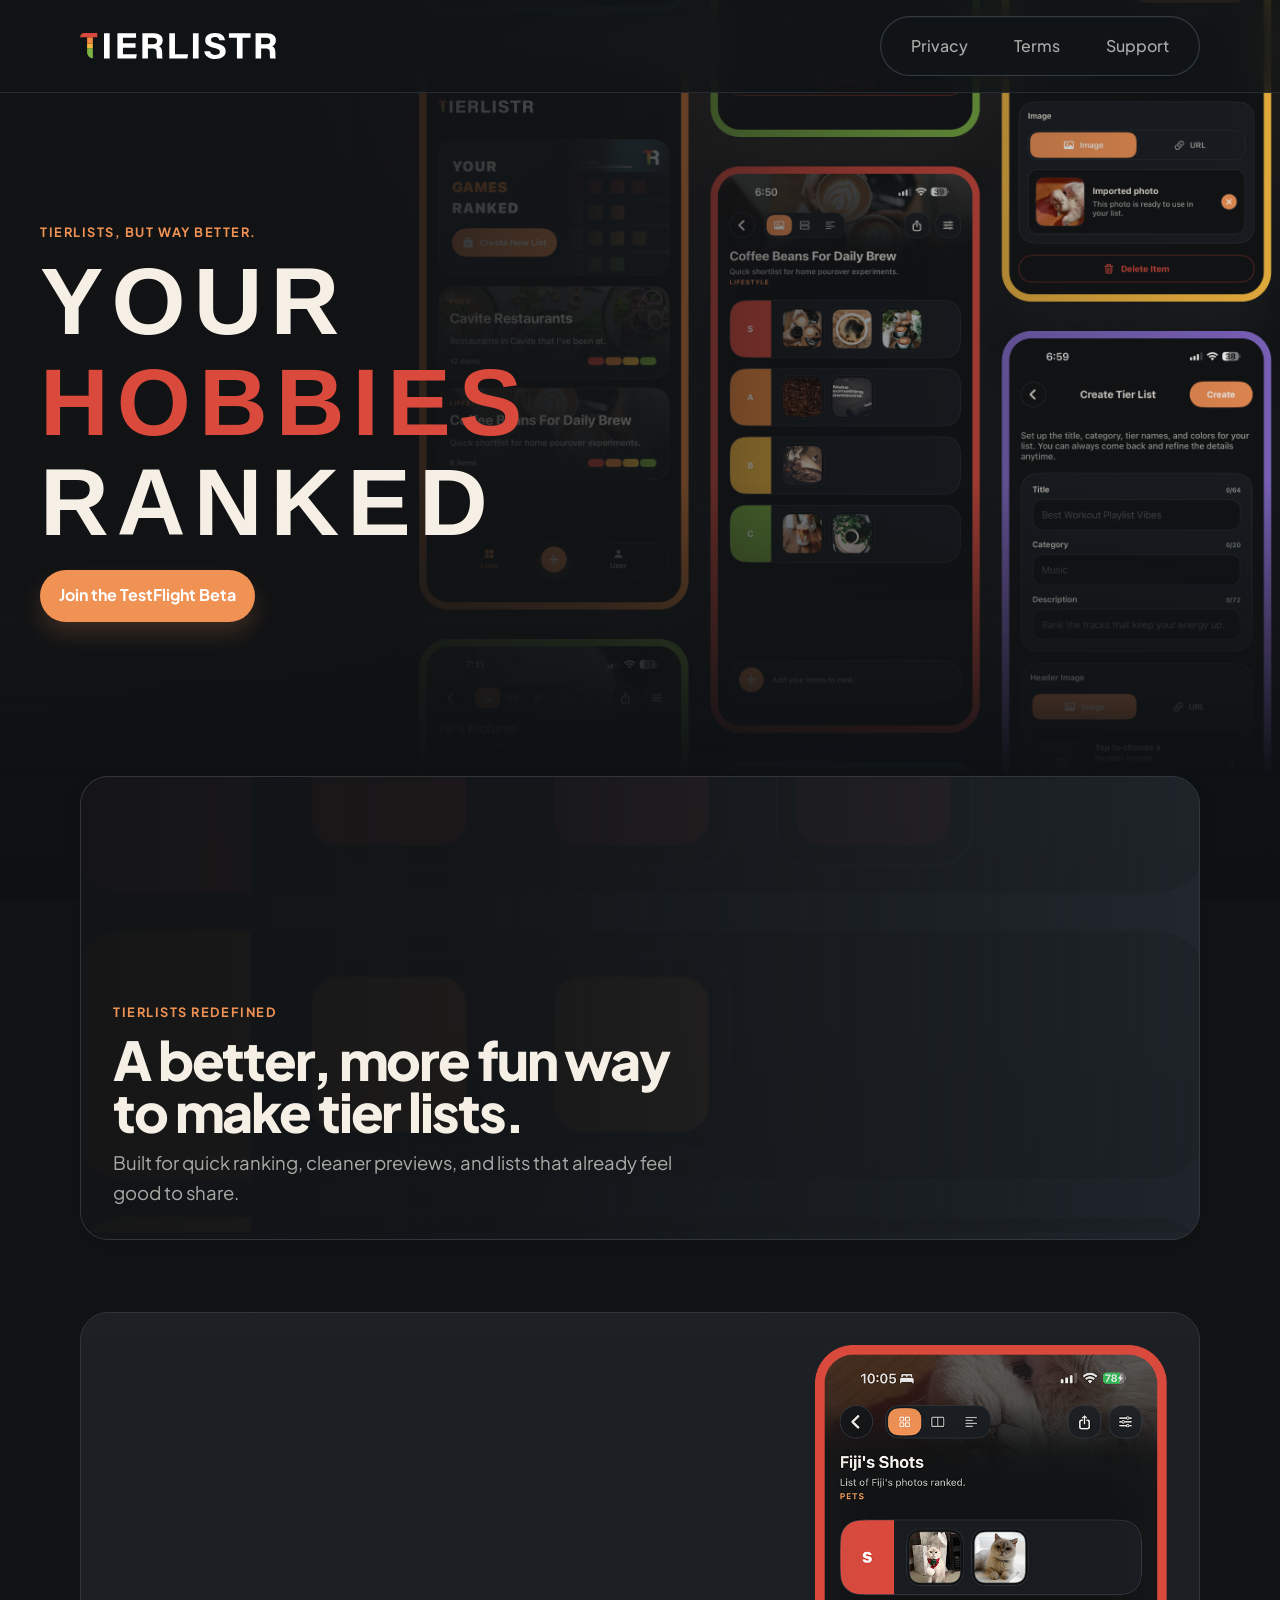
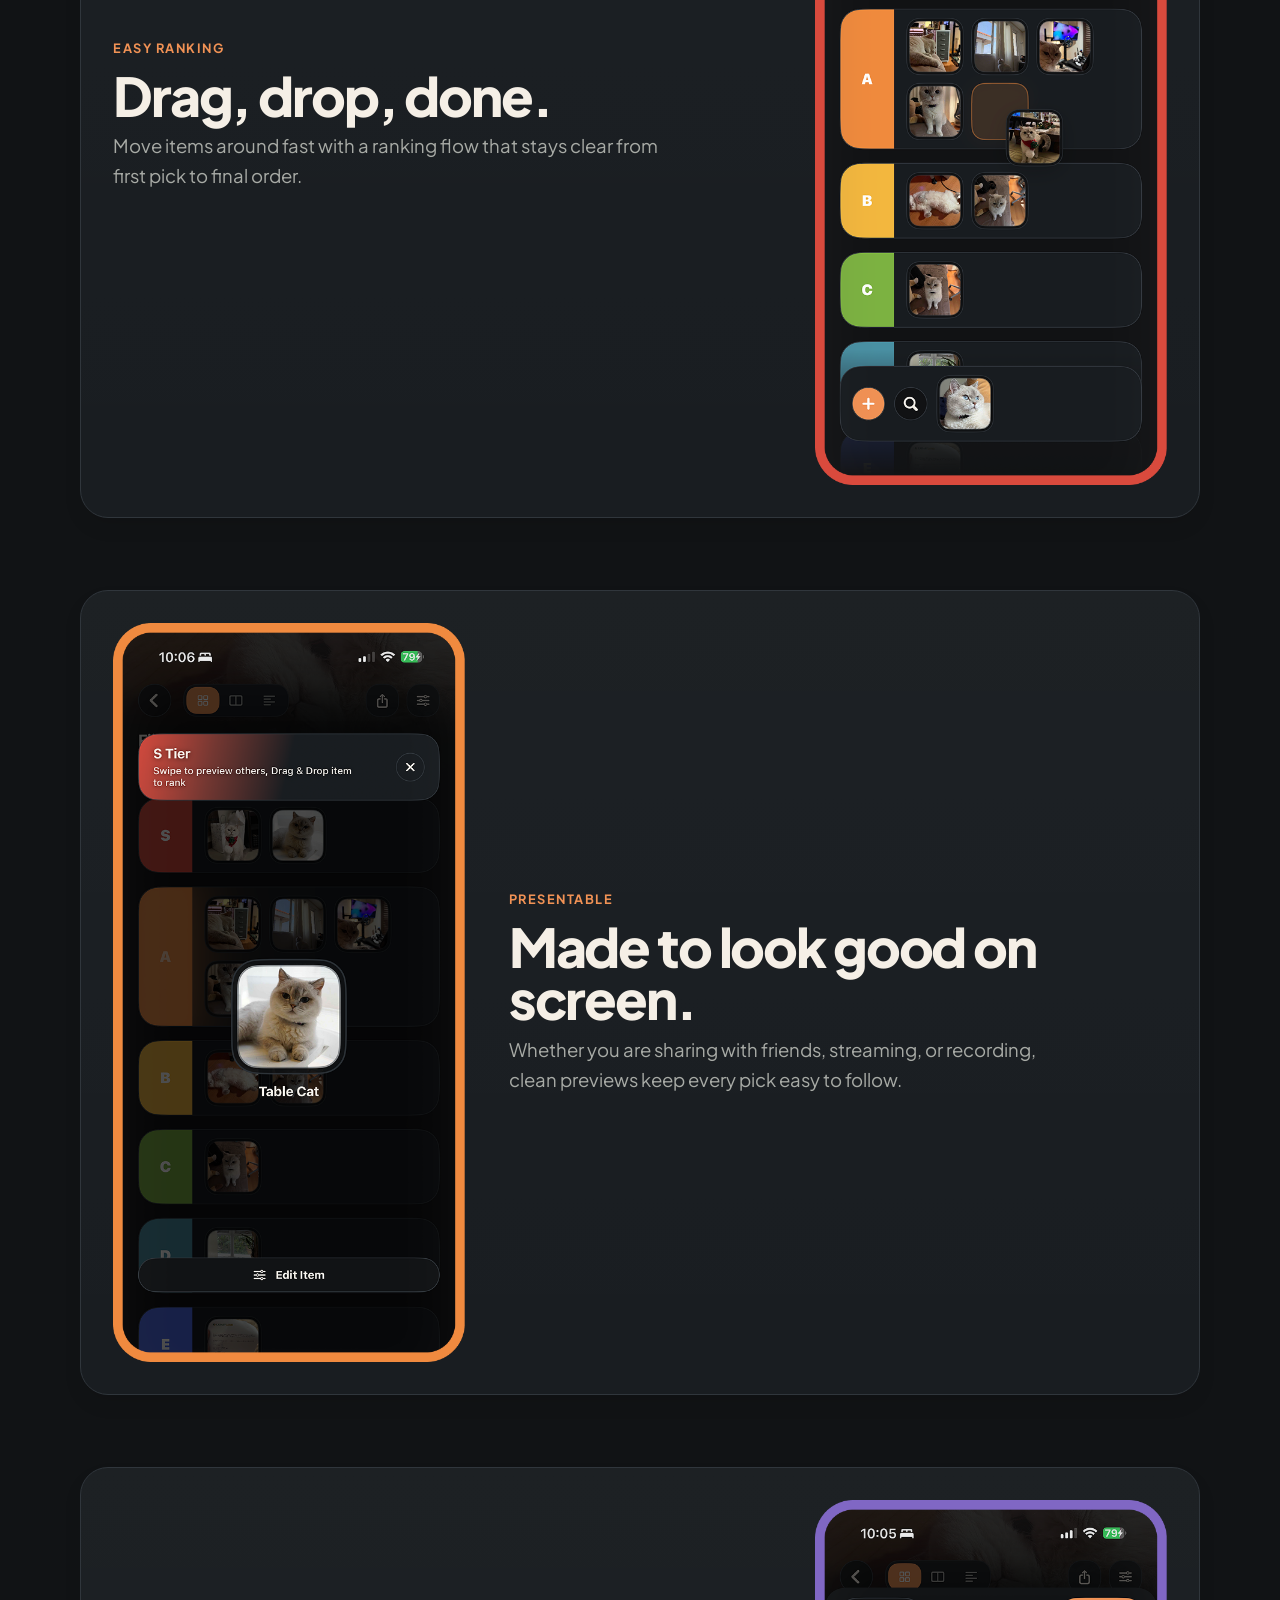
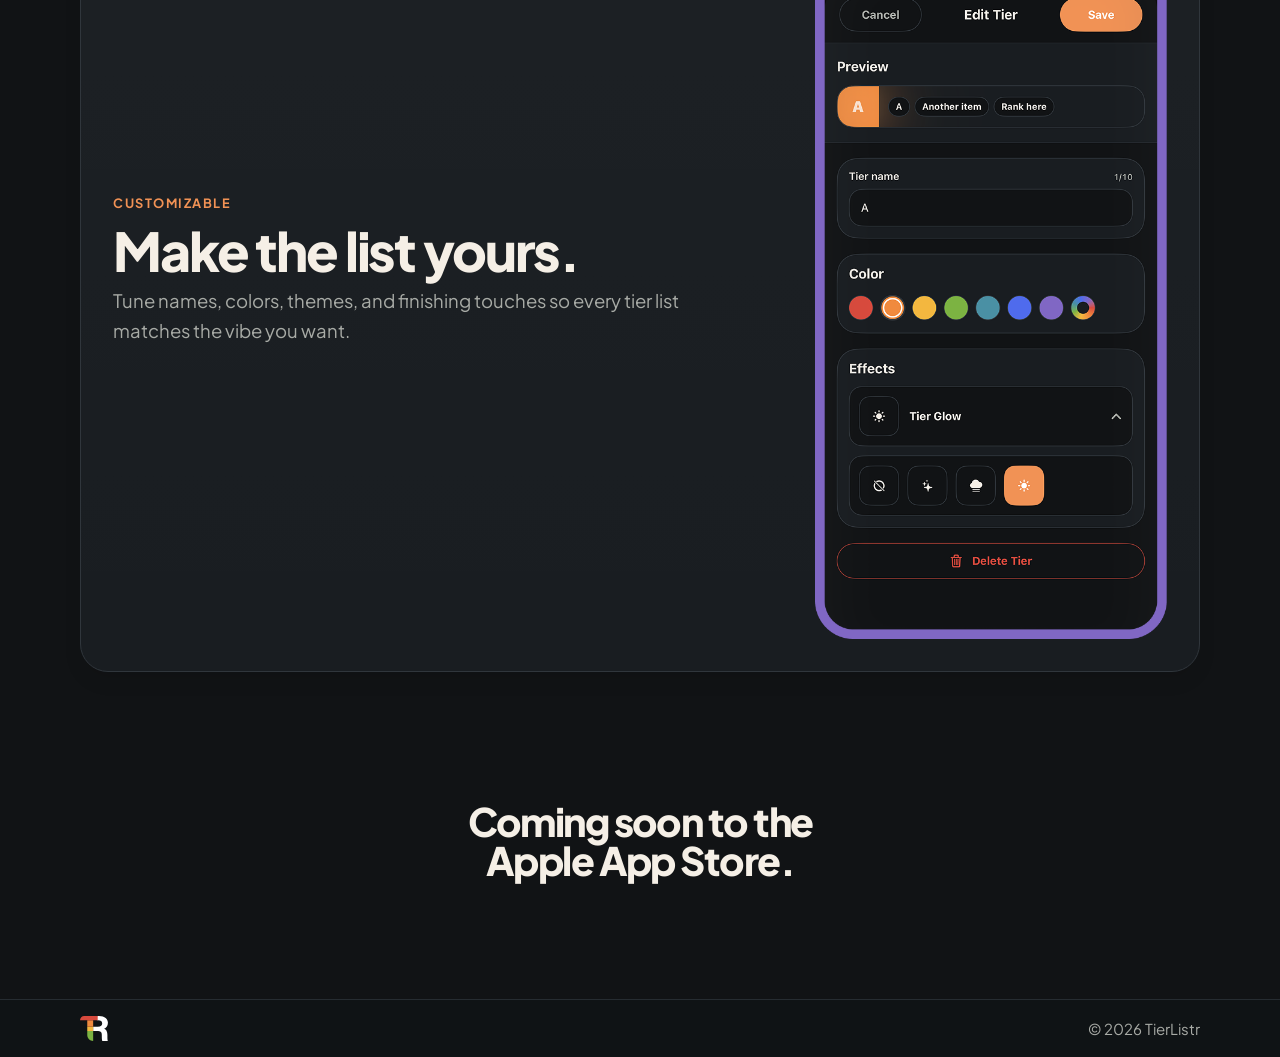
<file: index.html>
<!DOCTYPE html>
<html lang="en">
  <head>
    <meta charset="utf-8">
    <meta name="viewport" content="width=device-width, initial-scale=1">
    <title>TierListr | Your Anything Ranked.</title>
    <meta
      name="description"
      content="TierListr is a polished iPhone app for creating, organizing, and sharing beautiful tier lists."
    >
    <meta name="theme-color" content="#111315">
    <meta property="og:type" content="website">
    <meta property="og:site_name" content="TierListr">
    <meta property="og:title" content="TierListr | Your Anything Ranked.">
    <meta
      property="og:description"
      content="TierListr is a polished iPhone app for creating, organizing, and sharing beautiful tier lists."
    >
    <meta property="og:url" content="https://julesian.github.io/TierListr-Web/">
    <meta property="og:image" content="https://julesian.github.io/TierListr-Web/assets/images/app/img_og_thumbnail.png">
    <meta property="og:image:secure_url" content="https://julesian.github.io/TierListr-Web/assets/images/app/img_og_thumbnail.png">
    <meta property="og:image:type" content="image/png">
    <meta property="og:image:width" content="1200">
    <meta property="og:image:height" content="630">
    <meta
      property="og:image:alt"
      content="TierListr preview showing polished tier-list screens on iPhone."
    >
    <meta name="twitter:card" content="summary_large_image">
    <meta name="twitter:title" content="TierListr | Your Anything Ranked.">
    <meta
      name="twitter:description"
      content="TierListr is a polished iPhone app for creating, organizing, and sharing beautiful tier lists."
    >
    <meta name="twitter:image" content="https://julesian.github.io/TierListr-Web/assets/images/app/img_og_thumbnail.png">
    <link rel="preconnect" href="https://fonts.googleapis.com">
    <link rel="preconnect" href="https://fonts.gstatic.com" crossorigin>
    <link
      href="https://fonts.googleapis.com/css2?family=Plus+Jakarta+Sans:wght@400;500;600;700;800&display=swap"
      rel="stylesheet"
    >
    <link rel="icon" href="assets/images/favicon-light.svg" media="(prefers-color-scheme: light)" type="image/svg+xml">
    <link rel="icon" href="assets/images/favicon-dark.svg" media="(prefers-color-scheme: dark)" type="image/svg+xml">
    <link rel="icon" href="assets/images/favicon.svg" type="image/svg+xml">
    <link rel="stylesheet" href="assets/css/styles.css">
    <script src="assets/js/site-header.js" defer></script>
    <script src="assets/js/hero-rotator.js" defer></script>
    <script src="assets/js/section-motion.js" defer></script>
  </head>
  <body>
    <div class="page-glow" aria-hidden="true"></div>
    <header class="site-header">
      <div class="wrap header-shell">
        <a class="brand" href="./" aria-label="TierListr home">
          <img
            class="brand-lockup"
            src="assets/brand/icon_logo_text_light.svg"
            alt="TierListr"
          >
        </a>
        <nav class="site-nav" aria-label="Primary navigation">
          <a href="privacy/">Privacy</a>
          <a href="terms/">Terms</a>
          <a href="support/">Support</a>
        </nav>
      </div>
    </header>

    <main>
      <section class="hero section">
        <div class="hero-backdrop" aria-hidden="true">
          <img
            src="assets/images/app/img_app_screenshots.png"
            alt=""
          >
        </div>
        <div class="wrap hero-wrap hero-grid">
          <div class="hero-copy">
            <p class="app-meta hero-kicker">TIERLISTS, BUT WAY BETTER.</p>
            <div class="hero-title-block" aria-hidden="true">
              <span class="hero-line hero-line-static">YOUR</span>
              <div class="hero-rotator">
                <div class="hero-rotator-track" data-hero-rotator>
                  <span class="hero-word hero-word-s">HOBBIES</span>
                  <span class="hero-word hero-word-a">GAMES</span>
                  <span class="hero-word hero-word-b">RECIPES</span>
                  <span class="hero-word hero-word-c">FOOD</span>
                  <span class="hero-word hero-word-d">MOVIES</span>
                  <span class="hero-word hero-word-e">BOOKS</span>
                  <span class="hero-word hero-word-f">COFFEE</span>
                  <span class="hero-word hero-word-premium">PICKS</span>
                  <span class="hero-word hero-word-s">HOBBIES</span>
                </div>
              </div>
              <span class="hero-line hero-line-static">RANKED</span>
            </div>
            <p class="visually-hidden">YOUR HOBBIES RANKED</p>
            <div class="hero-actions">
              <a
                class="button button-primary"
                href="https://testflight.apple.com/join/7qBvtRuj"
                target="_blank"
                rel="noopener noreferrer"
                aria-label="Join the TierListr beta on TestFlight"
              >
                Join the TestFlight Beta
              </a>
            </div>
          </div>
        </div>
      </section>

      <section class="section feature-intro-section">
        <div class="wrap">
          <article class="feature-intro-panel card elevated">
            <div class="feature-intro-art" data-reveal data-parallax>
              <img
                src="assets/images/img_list_headline_dark.png"
                alt="TierListr artwork used as a subtle background accent"
              >
            </div>
            <div class="feature-panel-copy reveal-sequence" data-reveal>
              <p class="app-meta">TIERLISTS REDEFINED</p>
              <h2 class="feature-panel-title">A better, more fun way to make tier lists.</h2>
              <p class="feature-panel-body">
                Built for quick ranking, cleaner previews, and lists that already feel good to share.
              </p>
            </div>
          </article>
        </div>
      </section>

      <section class="section feature-story-section">
        <div class="wrap">
          <article class="feature-story-panel card">
            <div class="feature-panel-copy reveal-sequence" data-reveal>
              <p class="app-meta">EASY RANKING</p>
              <h2 class="feature-panel-title">Drag, drop, done.</h2>
              <p class="feature-panel-body">
                Move items around fast with a ranking flow that stays clear from first pick to final order.
              </p>
            </div>
            <div class="feature-panel-media reveal-surface" data-reveal>
              <img
                src="assets/images/app/img_drag_drop.png"
                alt="TierListr showing the drag and drop ranking flow"
              >
            </div>
          </article>
        </div>
      </section>

      <section class="section feature-story-section">
        <div class="wrap">
          <article class="feature-story-panel feature-story-panel-reverse card">
            <div class="feature-panel-copy reveal-sequence" data-reveal>
              <p class="app-meta">PRESENTABLE</p>
              <h2 class="feature-panel-title">Made to look good on screen.</h2>
              <p class="feature-panel-body">
                Whether you are sharing with friends, streaming, or recording, clean previews keep every pick easy to follow.
              </p>
            </div>
            <div class="feature-panel-media reveal-surface" data-reveal>
              <img
                src="assets/images/app/img_preview.png"
                alt="TierListr showing presentation-ready list previews"
              >
            </div>
          </article>
        </div>
      </section>

      <section class="section feature-story-section">
        <div class="wrap">
          <article class="feature-story-panel card">
            <div class="feature-panel-copy reveal-sequence" data-reveal>
              <p class="app-meta">CUSTOMIZABLE</p>
              <h2 class="feature-panel-title">Make the list yours.</h2>
              <p class="feature-panel-body">
                Tune names, colors, themes, and finishing touches so every tier list matches the vibe you want.
              </p>
            </div>
            <div class="feature-panel-media reveal-surface" data-reveal>
              <img
                src="assets/images/app/img_customizable.png"
                alt="TierListr showing customization options"
              >
            </div>
          </article>
        </div>
      </section>

      <section class="section hero-floating-note-section hero-floating-note-section-end">
        <div class="wrap">
          <div class="hero-floating-note reveal-sequence" data-reveal>
            <h2 class="feature-panel-title">Coming soon to the Apple App Store.</h2>
          </div>
        </div>
      </section>
    </main>

    <footer class="site-footer">
      <div class="wrap footer-shell">
        <div class="footer-signoff">
          <a class="footer-brand" href="./" aria-label="TierListr home">
            <img
              class="footer-lockup"
              src="assets/brand/icon_logo_light.svg"
              alt="TierListr"
            >
          </a>
          <span class="footer-meta">© 2026 TierListr</span>
        </div>
      </div>
    </footer>
  </body>
</html>
</file>
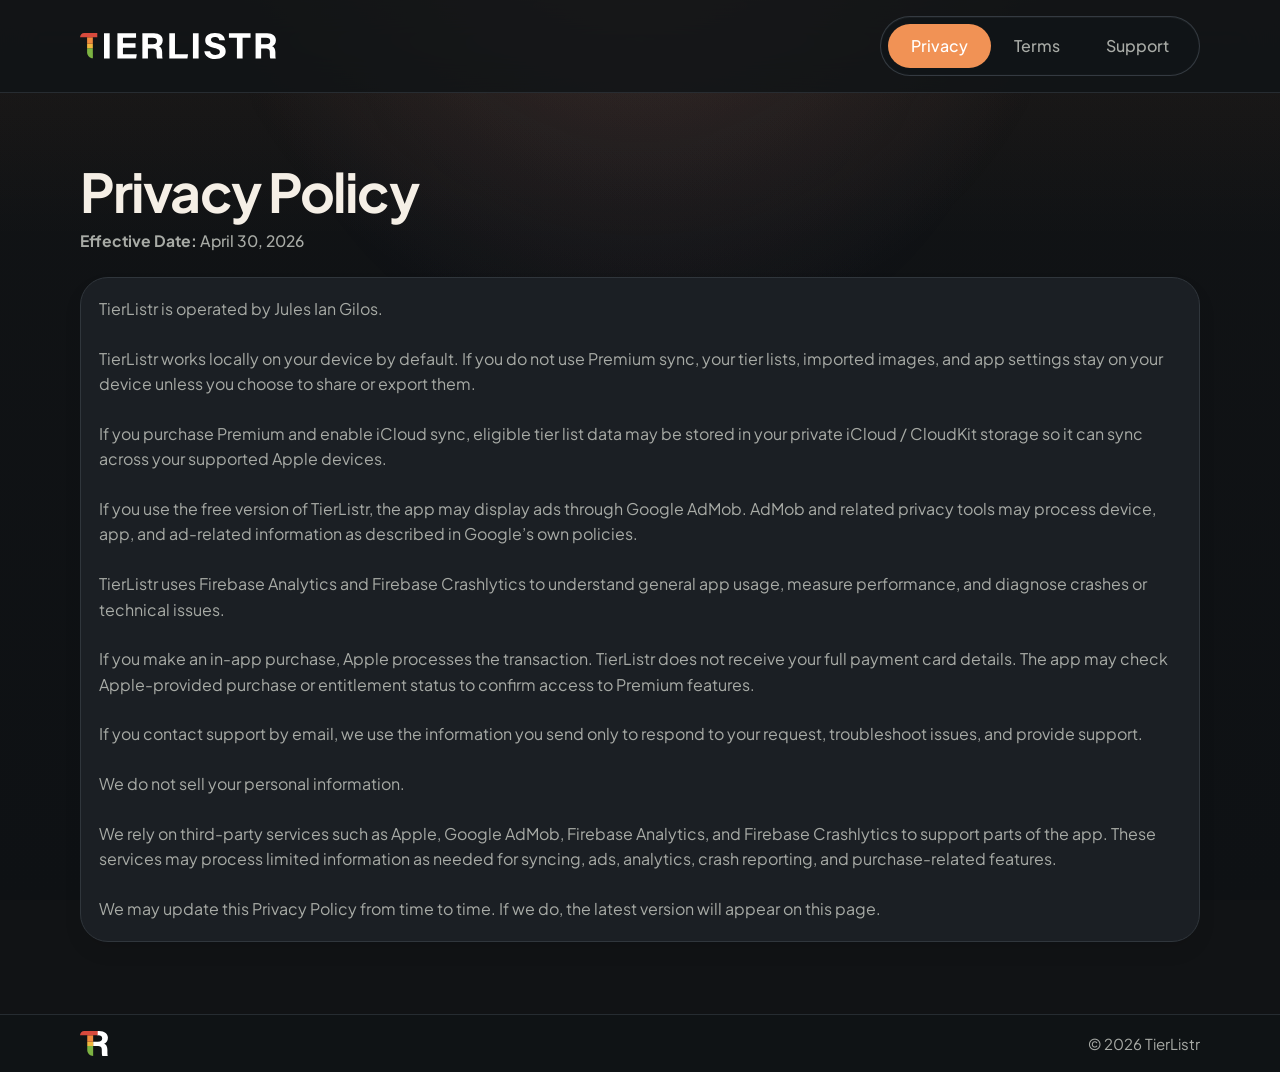
<file: privacy/index.html>
<!DOCTYPE html>
<html lang="en">
  <head>
    <meta charset="utf-8">
    <meta name="viewport" content="width=device-width, initial-scale=1">
    <title>TierListr Privacy Policy</title>
    <meta
      name="description"
      content="Privacy policy for TierListr, the iPhone app for creating and sharing tier lists."
    >
    <meta name="theme-color" content="#111315">
    <meta property="og:type" content="website">
    <meta property="og:site_name" content="TierListr">
    <meta property="og:title" content="TierListr Privacy Policy">
    <meta
      property="og:description"
      content="Privacy policy for TierListr, the iPhone app for creating and sharing tier lists."
    >
    <meta property="og:url" content="https://julesian.github.io/TierListr-Web/privacy/">
    <meta property="og:image" content="https://julesian.github.io/TierListr-Web/assets/images/app/img_og_thumbnail.png">
    <meta property="og:image:secure_url" content="https://julesian.github.io/TierListr-Web/assets/images/app/img_og_thumbnail.png">
    <meta property="og:image:type" content="image/png">
    <meta property="og:image:width" content="1200">
    <meta property="og:image:height" content="630">
    <meta
      property="og:image:alt"
      content="TierListr preview showing polished tier-list screens on iPhone."
    >
    <meta name="twitter:card" content="summary_large_image">
    <meta name="twitter:title" content="TierListr Privacy Policy">
    <meta
      name="twitter:description"
      content="Privacy policy for TierListr, the iPhone app for creating and sharing tier lists."
    >
    <meta name="twitter:image" content="https://julesian.github.io/TierListr-Web/assets/images/app/img_og_thumbnail.png">
    <link rel="preconnect" href="https://fonts.googleapis.com">
    <link rel="preconnect" href="https://fonts.gstatic.com" crossorigin>
    <link
      href="https://fonts.googleapis.com/css2?family=Plus+Jakarta+Sans:wght@400;500;600;700;800&display=swap"
      rel="stylesheet"
    >
    <link rel="icon" href="../assets/images/favicon-light.svg" media="(prefers-color-scheme: light)" type="image/svg+xml">
    <link rel="icon" href="../assets/images/favicon-dark.svg" media="(prefers-color-scheme: dark)" type="image/svg+xml">
    <link rel="icon" href="../assets/images/favicon.svg" type="image/svg+xml">
    <link rel="stylesheet" href="../assets/css/styles.css">
    <script src="../assets/js/site-header.js" defer></script>
  </head>
  <body>
    <div class="page-glow" aria-hidden="true"></div>
    <header class="site-header">
      <div class="wrap header-shell">
        <a class="brand" href="../" aria-label="TierListr home">
          <img
            class="brand-lockup"
            src="../assets/brand/icon_logo_text_light.svg"
            alt="TierListr"
          >
        </a>
        <nav class="site-nav" aria-label="Primary navigation">
          <a href="./" aria-current="page">Privacy</a>
          <a href="../terms/">Terms</a>
          <a href="../support/">Support</a>
        </nav>
      </div>
    </header>

    <main class="section content-page">
      <div class="wrap content-page-shell">
        <header class="content-page-header">
          <h1 class="content-page-title">Privacy Policy</h1>
          <p class="content-page-meta"><strong>Effective Date:</strong> April 30, 2026</p>
        </header>

        <div class="content-card-stack">
          <section class="content-card">
            <div class="content-card-copy">
              <p class="content-card-body">TierListr is operated by Jules Ian Gilos.</p>
              <p class="content-card-body">
                TierListr works locally on your device by default. If you do not use Premium sync,
                your tier lists, imported images, and app settings stay on your device unless you
                choose to share or export them.
              </p>
              <p class="content-card-body">
                If you purchase Premium and enable iCloud sync, eligible tier list data may be
                stored in your private iCloud / CloudKit storage so it can sync across your
                supported Apple devices.
              </p>
              <p class="content-card-body">
                If you use the free version of TierListr, the app may display ads through Google
                AdMob. AdMob and related privacy tools may process device, app, and ad-related
                information as described in Google’s own policies.
              </p>
              <p class="content-card-body">
                TierListr uses Firebase Analytics and Firebase Crashlytics to understand general app
                usage, measure performance, and diagnose crashes or technical issues.
              </p>
              <p class="content-card-body">
                If you make an in-app purchase, Apple processes the transaction. TierListr does not
                receive your full payment card details. The app may check Apple-provided purchase
                or entitlement status to confirm access to Premium features.
              </p>
              <p class="content-card-body">
                If you contact support by email, we use the information you send only to respond to
                your request, troubleshoot issues, and provide support.
              </p>
              <p class="content-card-body">We do not sell your personal information.</p>
              <p class="content-card-body">
                We rely on third-party services such as Apple, Google AdMob, Firebase Analytics,
                and Firebase Crashlytics to support parts of the app. These services may process
                limited information as needed for syncing, ads, analytics, crash reporting, and
                purchase-related features.
              </p>
              <p class="content-card-body">
                We may update this Privacy Policy from time to time. If we do, the latest version
                will appear on this page.
              </p>
            </div>
          </section>
        </div>
      </div>
    </main>

    <footer class="site-footer">
      <div class="wrap footer-shell">
        <div class="footer-signoff">
          <a class="footer-brand" href="../" aria-label="TierListr home">
            <img
              class="footer-lockup"
              src="../assets/brand/icon_logo_light.svg"
              alt="TierListr"
            >
          </a>
          <span class="footer-meta">© 2026 TierListr</span>
        </div>
      </div>
    </footer>
  </body>
</html>
</file>
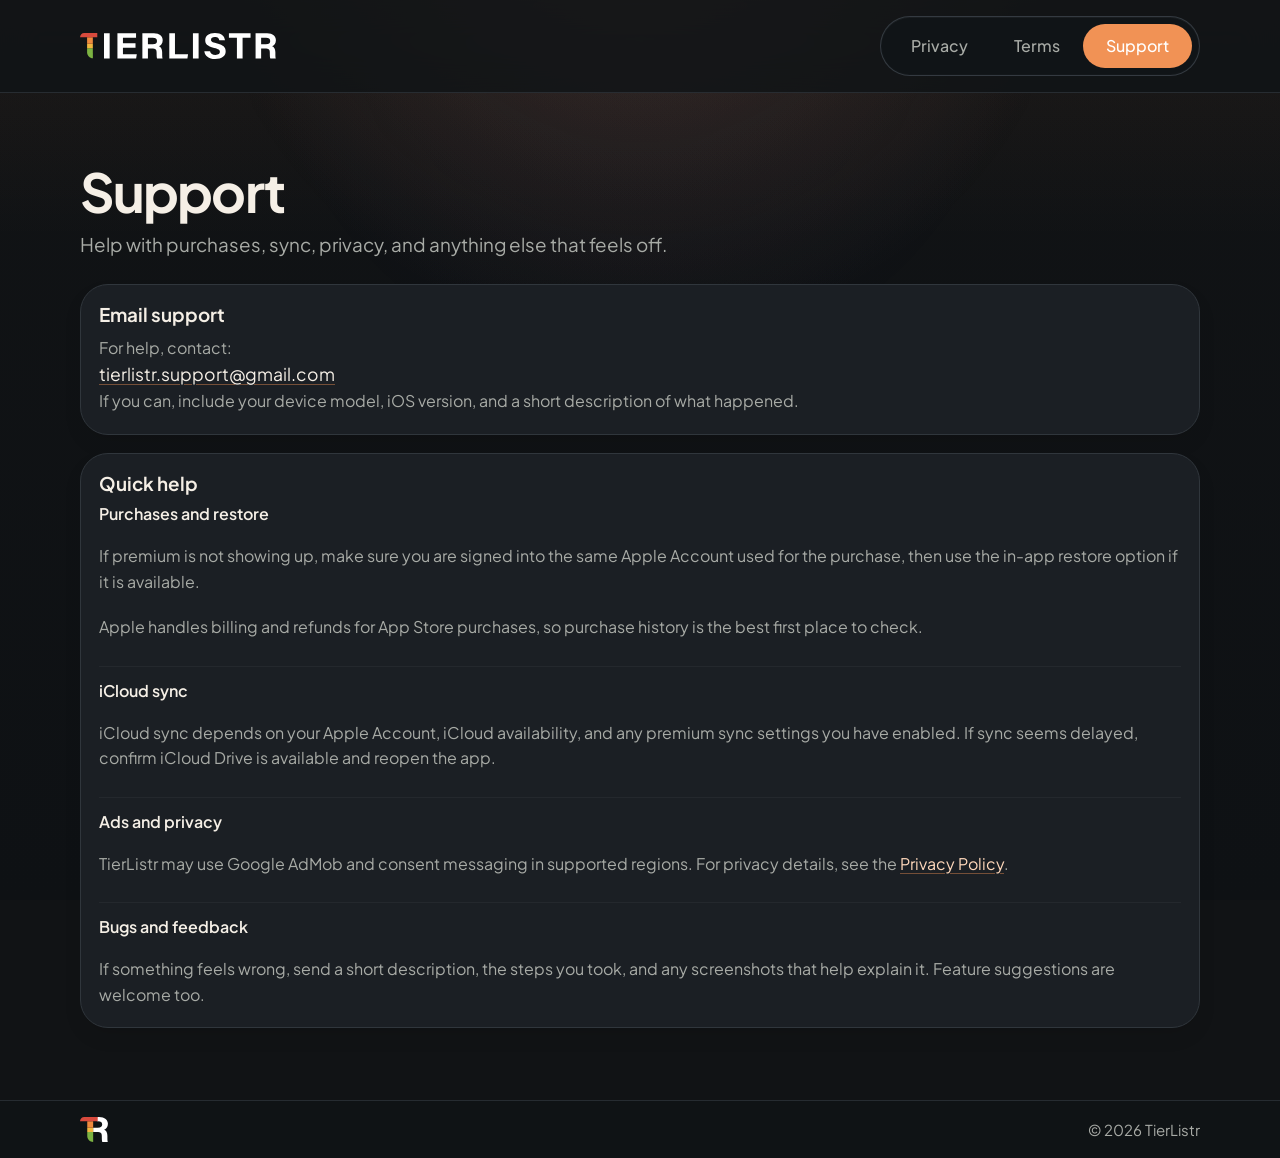
<file: support/index.html>
<!DOCTYPE html>
<html lang="en">
  <head>
    <meta charset="utf-8">
    <meta name="viewport" content="width=device-width, initial-scale=1">
    <title>TierListr Support</title>
    <meta
      name="description"
      content="Support page for TierListr, including purchase help, iCloud sync help, privacy information, and feedback details."
    >
    <meta name="theme-color" content="#111315">
    <meta property="og:type" content="website">
    <meta property="og:site_name" content="TierListr">
    <meta property="og:title" content="TierListr Support">
    <meta
      property="og:description"
      content="Support page for TierListr, including purchase help, iCloud sync help, privacy information, and feedback details."
    >
    <meta property="og:url" content="https://julesian.github.io/TierListr-Web/support/">
    <meta property="og:image" content="https://julesian.github.io/TierListr-Web/assets/images/app/img_og_thumbnail.png">
    <meta property="og:image:secure_url" content="https://julesian.github.io/TierListr-Web/assets/images/app/img_og_thumbnail.png">
    <meta property="og:image:type" content="image/png">
    <meta property="og:image:width" content="1200">
    <meta property="og:image:height" content="630">
    <meta
      property="og:image:alt"
      content="TierListr preview showing polished tier-list screens on iPhone."
    >
    <meta name="twitter:card" content="summary_large_image">
    <meta name="twitter:title" content="TierListr Support">
    <meta
      name="twitter:description"
      content="Support page for TierListr, including purchase help, iCloud sync help, privacy information, and feedback details."
    >
    <meta name="twitter:image" content="https://julesian.github.io/TierListr-Web/assets/images/app/img_og_thumbnail.png">
    <link rel="preconnect" href="https://fonts.googleapis.com">
    <link rel="preconnect" href="https://fonts.gstatic.com" crossorigin>
    <link
      href="https://fonts.googleapis.com/css2?family=Plus+Jakarta+Sans:wght@400;500;600;700;800&display=swap"
      rel="stylesheet"
    >
    <link rel="icon" href="../assets/images/favicon-light.svg" media="(prefers-color-scheme: light)" type="image/svg+xml">
    <link rel="icon" href="../assets/images/favicon-dark.svg" media="(prefers-color-scheme: dark)" type="image/svg+xml">
    <link rel="icon" href="../assets/images/favicon.svg" type="image/svg+xml">
    <link rel="stylesheet" href="../assets/css/styles.css">
    <script src="../assets/js/site-header.js" defer></script>
  </head>
  <body>
    <div class="page-glow" aria-hidden="true"></div>
    <header class="site-header">
      <div class="wrap header-shell">
        <a class="brand" href="../" aria-label="TierListr home">
          <img
            class="brand-lockup"
            src="../assets/brand/icon_logo_text_light.svg"
            alt="TierListr"
          >
        </a>
        <nav class="site-nav" aria-label="Primary navigation">
          <a href="../privacy/">Privacy</a>
          <a href="../terms/">Terms</a>
          <a href="./" aria-current="page">Support</a>
        </nav>
      </div>
    </header>

    <main class="section content-page">
      <div class="wrap content-page-shell">
        <header class="content-page-header">
          <h1 class="content-page-title">Support</h1>
          <p class="content-page-lead">
            Help with purchases, sync, privacy, and anything else that feels off.
          </p>
        </header>

        <div class="content-card-stack">
          <section class="content-card">
            <h2 class="content-card-title">Email support</h2>
            <p class="content-card-body">For help, contact:</p>
            <p class="support-email">
              <a href="mailto:tierlistr.support@gmail.com">tierlistr.support@gmail.com</a>
            </p>
            <p class="content-card-body">
              If you can, include your device model, iOS version, and a short description of what happened.
            </p>
          </section>

          <section class="content-card">
            <h2 class="content-card-title">Quick help</h2>
            <div class="content-card-copy">
              <div class="content-card-subsection">
                <h3 class="content-card-subtitle">Purchases and restore</h3>
                <p class="content-card-body">
                  If premium is not showing up, make sure you are signed into the same Apple Account used for the purchase, then use the in-app restore option if it is available.
                </p>
                <p class="content-card-body">
                  Apple handles billing and refunds for App Store purchases, so purchase history is the best first place to check.
                </p>
              </div>

              <div class="content-card-subsection">
                <h3 class="content-card-subtitle">iCloud sync</h3>
                <p class="content-card-body">
                  iCloud sync depends on your Apple Account, iCloud availability, and any premium sync settings you have enabled. If sync seems delayed, confirm iCloud Drive is available and reopen the app.
                </p>
              </div>

              <div class="content-card-subsection">
                <h3 class="content-card-subtitle">Ads and privacy</h3>
                <p class="content-card-body">
                  TierListr may use Google AdMob and consent messaging in supported regions. For privacy details, see the <a href="../privacy/">Privacy Policy</a>.
                </p>
              </div>

              <div class="content-card-subsection">
                <h3 class="content-card-subtitle">Bugs and feedback</h3>
                <p class="content-card-body">
                  If something feels wrong, send a short description, the steps you took, and any screenshots that help explain it. Feature suggestions are welcome too.
                </p>
              </div>
            </div>
          </section>
        </div>
      </div>
    </main>

    <footer class="site-footer">
      <div class="wrap footer-shell">
        <div class="footer-signoff">
          <a class="footer-brand" href="../" aria-label="TierListr home">
            <img
              class="footer-lockup"
              src="../assets/brand/icon_logo_light.svg"
              alt="TierListr"
            >
          </a>
          <span class="footer-meta">© 2026 TierListr</span>
        </div>
      </div>
    </footer>
  </body>
</html>
</file>
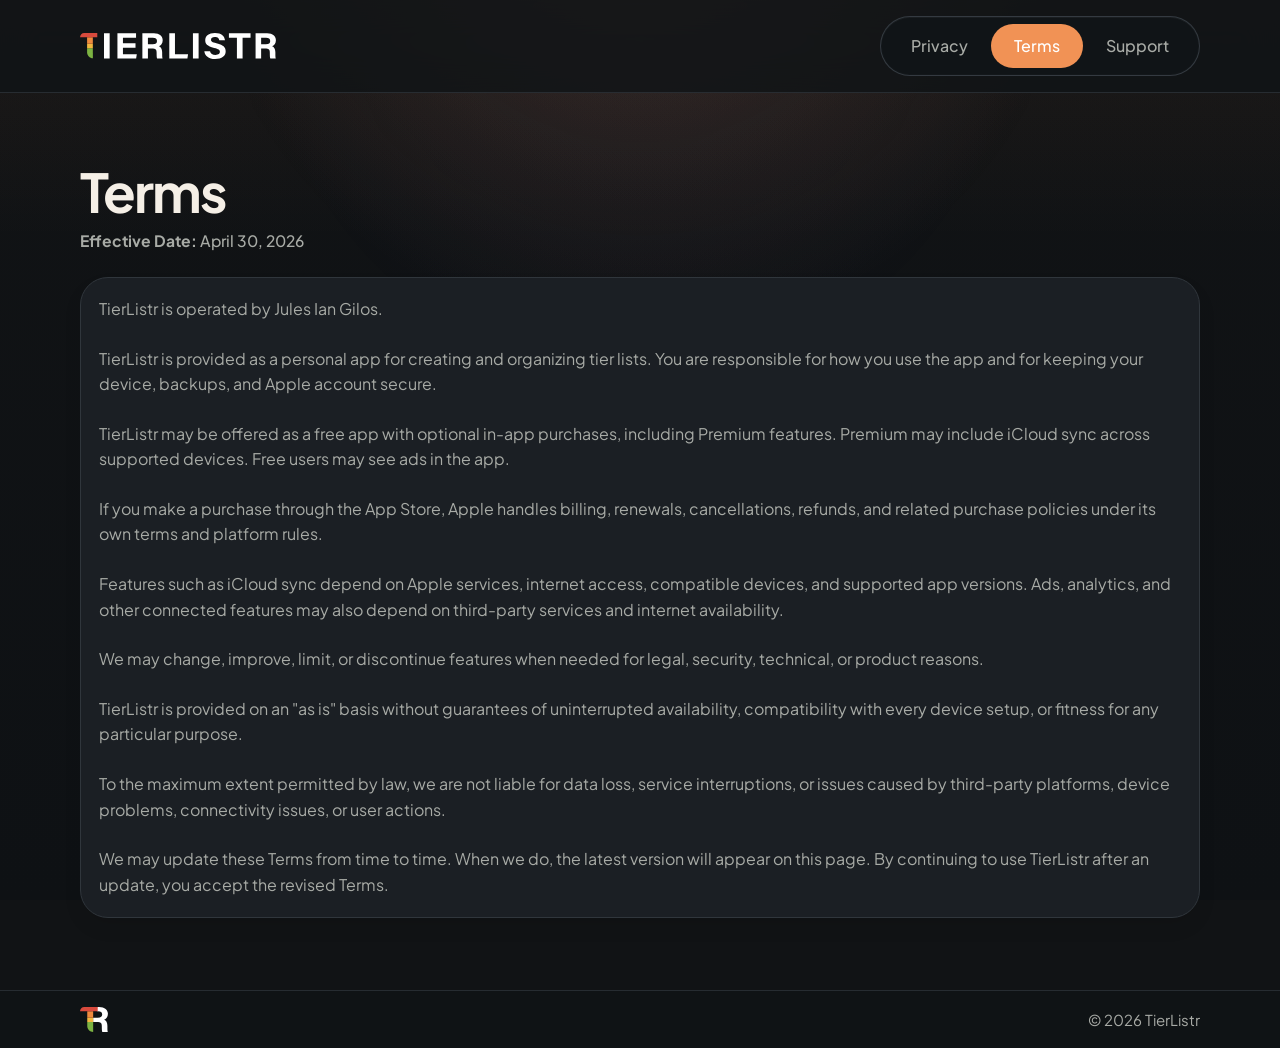
<file: terms/index.html>
<!DOCTYPE html>
<html lang="en">
  <head>
    <meta charset="utf-8">
    <meta name="viewport" content="width=device-width, initial-scale=1">
    <title>TierListr Terms</title>
    <meta
      name="description"
      content="Terms for TierListr, the iPhone app for creating and organizing tier lists."
    >
    <meta name="theme-color" content="#111315">
    <meta property="og:type" content="website">
    <meta property="og:site_name" content="TierListr">
    <meta property="og:title" content="TierListr Terms">
    <meta
      property="og:description"
      content="Terms for TierListr, the iPhone app for creating and organizing tier lists."
    >
    <meta property="og:url" content="https://julesian.github.io/TierListr-Web/terms/">
    <meta property="og:image" content="https://julesian.github.io/TierListr-Web/assets/images/app/img_og_thumbnail.png">
    <meta property="og:image:secure_url" content="https://julesian.github.io/TierListr-Web/assets/images/app/img_og_thumbnail.png">
    <meta property="og:image:type" content="image/png">
    <meta property="og:image:width" content="1200">
    <meta property="og:image:height" content="630">
    <meta
      property="og:image:alt"
      content="TierListr preview showing polished tier-list screens on iPhone."
    >
    <meta name="twitter:card" content="summary_large_image">
    <meta name="twitter:title" content="TierListr Terms">
    <meta
      name="twitter:description"
      content="Terms for TierListr, the iPhone app for creating and organizing tier lists."
    >
    <meta name="twitter:image" content="https://julesian.github.io/TierListr-Web/assets/images/app/img_og_thumbnail.png">
    <link rel="preconnect" href="https://fonts.googleapis.com">
    <link rel="preconnect" href="https://fonts.gstatic.com" crossorigin>
    <link
      href="https://fonts.googleapis.com/css2?family=Plus+Jakarta+Sans:wght@400;500;600;700;800&display=swap"
      rel="stylesheet"
    >
    <link rel="icon" href="../assets/images/favicon-light.svg" media="(prefers-color-scheme: light)" type="image/svg+xml">
    <link rel="icon" href="../assets/images/favicon-dark.svg" media="(prefers-color-scheme: dark)" type="image/svg+xml">
    <link rel="icon" href="../assets/images/favicon.svg" type="image/svg+xml">
    <link rel="stylesheet" href="../assets/css/styles.css">
    <script src="../assets/js/site-header.js" defer></script>
  </head>
  <body>
    <div class="page-glow" aria-hidden="true"></div>
    <header class="site-header">
      <div class="wrap header-shell">
        <a class="brand" href="../" aria-label="TierListr home">
          <img
            class="brand-lockup"
            src="../assets/brand/icon_logo_text_light.svg"
            alt="TierListr"
          >
        </a>
        <nav class="site-nav" aria-label="Primary navigation">
          <a href="../privacy/">Privacy</a>
          <a href="./" aria-current="page">Terms</a>
          <a href="../support/">Support</a>
        </nav>
      </div>
    </header>

    <main class="section content-page">
      <div class="wrap content-page-shell">
        <header class="content-page-header">
          <h1 class="content-page-title">Terms</h1>
          <p class="content-page-meta"><strong>Effective Date:</strong> April 30, 2026</p>
        </header>

        <div class="content-card-stack">
          <section class="content-card">
            <div class="content-card-copy">
              <p class="content-card-body">TierListr is operated by Jules Ian Gilos.</p>
              <p class="content-card-body">
                TierListr is provided as a personal app for creating and organizing tier lists.
                You are responsible for how you use the app and for keeping your device, backups,
                and Apple account secure.
              </p>
              <p class="content-card-body">
                TierListr may be offered as a free app with optional in-app purchases, including
                Premium features. Premium may include iCloud sync across supported devices. Free
                users may see ads in the app.
              </p>
              <p class="content-card-body">
                If you make a purchase through the App Store, Apple handles billing, renewals,
                cancellations, refunds, and related purchase policies under its own terms and
                platform rules.
              </p>
              <p class="content-card-body">
                Features such as iCloud sync depend on Apple services, internet access, compatible
                devices, and supported app versions. Ads, analytics, and other connected features
                may also depend on third-party services and internet availability.
              </p>
              <p class="content-card-body">
                We may change, improve, limit, or discontinue features when needed for legal,
                security, technical, or product reasons.
              </p>
              <p class="content-card-body">
                TierListr is provided on an "as is" basis without guarantees of uninterrupted
                availability, compatibility with every device setup, or fitness for any particular
                purpose.
              </p>
              <p class="content-card-body">
                To the maximum extent permitted by law, we are not liable for data loss, service
                interruptions, or issues caused by third-party platforms, device problems,
                connectivity issues, or user actions.
              </p>
              <p class="content-card-body">
                We may update these Terms from time to time. When we do, the latest version will
                appear on this page. By continuing to use TierListr after an update, you accept
                the revised Terms.
              </p>
            </div>
          </section>
        </div>
      </div>
    </main>

    <footer class="site-footer">
      <div class="wrap footer-shell">
        <div class="footer-signoff">
          <a class="footer-brand" href="../" aria-label="TierListr home">
            <img
              class="footer-lockup"
              src="../assets/brand/icon_logo_light.svg"
              alt="TierListr"
            >
          </a>
          <span class="footer-meta">© 2026 TierListr</span>
        </div>
      </div>
    </footer>
  </body>
</html>
</file>
<file: assets/css/styles.css>
:root {
  color-scheme: dark;

  /* Brand palette */
  --color-bg: #111315;
  --color-bg-deep: #0e1114;
  --color-surface: #191d21;
  --color-surface-elevated: #222930;
  --color-fill-strong: #1e252c;
  --color-border: #30363c;
  --color-bottom-bar-background: #101417;
  --color-bottom-bar-border: #2e353b;
  --color-text: #f5efe6;
  --color-text-muted: #a8aba6;
  --color-primary: #f19255;
  --color-destructive: #d94a3d;
  --color-success: #7cb342;
  --color-premium: #4f6bed;

  /* Tier palette */
  --tier-s: #d94a3d;
  --tier-a: #f08a3e;
  --tier-b: #f3b73f;
  --tier-c: #7cb342;
  --tier-d: #4a90a4;
  --tier-e: #4f6bed;
  --tier-f: #8067c4;
  --tier-unranked: #59605a;

  /* Layout */
  --page-gutter: 20px;
  --content-max-width: 1120px;
  --hero-max-width: 1200px;
  --header-offset: 0px;
  --section-gap: 56px;
  --card-gap: 20px;

  /* Spacing */
  --space-1: 8px;
  --space-2: 10px;
  --space-3: 12px;
  --space-4: 16px;
  --space-5: 20px;
  --space-6: 24px;
  --space-7: 28px;
  --space-8: 40px;

  /* Radii */
  --radius-card: 28px;
  --radius-button: 26px;
  --radius-badge: 18px;
  --radius-chip: 18px;
  --radius-tile: 14px;
  --radius-nav: 22px;
  --radius-mini-outer: 8px;
  --radius-mini-inner: 6px;

  /* Shadows */
  --shadow-card: 0 10px 18px rgba(0, 0, 0, 0.08);
  --shadow-card-elevated: 0 10px 18px rgba(0, 0, 0, 0.14);
  --shadow-bottom-bar: 0 12px 22px rgba(0, 0, 0, 0.18);
  --shadow-cta: 0 12px 22px rgba(241, 146, 85, 0.18);

  /* Controls */
  --button-height: 52px;
  --nav-height: 44px;
  --row-height-mobile: 104px;
  --row-height-desktop: 112px;
  --row-badge-width-mobile: 76px;
  --row-badge-width-desktop: 84px;
  --feature-story-media-width: clamp(17.85rem, 32.9vw, 21.98rem);
  --feature-story-media-width-mobile: clamp(15.12rem, 71.4vw, 19.18rem);
}

*,
*::before,
*::after {
  box-sizing: border-box;
}

html {
  scroll-behavior: smooth;
  background: var(--color-bg);
}

body {
  position: relative;
  isolation: isolate;
  margin: 0;
  min-width: 320px;
  background: transparent;
  color: var(--color-text);
  font-family: "Plus Jakarta Sans", -apple-system, BlinkMacSystemFont, "Avenir Next", "Avenir", "Helvetica Neue", "Segoe UI", sans-serif;
  line-height: 1.55;
  text-rendering: optimizeLegibility;
}

body::before {
  content: "";
  position: fixed;
  inset: 0;
  z-index: -1;
  pointer-events: none;
  background:
    linear-gradient(180deg, rgba(241, 146, 85, 0.06) 0%, rgba(241, 146, 85, 0) 240px),
    linear-gradient(180deg, var(--color-bg) 0%, var(--color-bg-deep) 100%);
}

img {
  display: block;
  max-width: 100%;
}

a {
  color: inherit;
  text-decoration: none;
}

code {
  font-family: "SFMono-Regular", "Menlo", "Consolas", monospace;
  font-size: 0.92em;
}

.page-glow {
  position: fixed;
  inset: 0;
  pointer-events: none;
  background:
    radial-gradient(circle at 50% -12%, rgba(241, 146, 85, 0.18), transparent 28rem),
    radial-gradient(circle at 50% 0%, rgba(79, 107, 237, 0.06), transparent 26rem);
  opacity: 0.8;
}

.wrap {
  width: min(calc(100% - (var(--page-gutter) * 2)), var(--content-max-width));
  margin: 0 auto;
}

.hero-wrap {
  width: min(calc(100% - (var(--page-gutter) * 2)), var(--hero-max-width));
}

.section {
  position: relative;
  padding: var(--section-gap) 0;
}

.site-header {
  position: fixed;
  inset: 0 0 auto 0;
  z-index: 20;
  background: rgba(16, 20, 23, 0.82);
  border-bottom: 1px solid rgba(48, 54, 60, 0.72);
  backdrop-filter: blur(18px);
  -webkit-backdrop-filter: blur(18px);
}

.site-header + main {
  margin-top: var(--header-offset);
}

.header-shell,
.footer-shell {
  display: flex;
  align-items: center;
  justify-content: space-between;
  gap: var(--space-4);
  padding: 16px 0;
}

.brand {
  display: inline-flex;
  align-items: center;
  min-width: 0;
}

.brand-lockup {
  width: clamp(154px, 20vw, 196px);
  height: auto;
}

.segmented-control,
.site-nav {
  display: inline-flex;
  align-items: center;
  flex-wrap: wrap;
  gap: 0;
  padding: 7px;
  border-radius: 32px;
  background: var(--color-bottom-bar-background);
  border: 1px solid rgba(58, 64, 71, 0.88);
  box-shadow:
    inset 0 1px 0 rgba(255, 255, 255, 0.03),
    inset 0 0 0 1px rgba(255, 255, 255, 0.012);
}

.segmented-control-item,
.site-nav a {
  display: inline-flex;
  align-items: center;
  justify-content: center;
  height: var(--nav-height);
  padding: 0 22px;
  border-radius: 22px;
  border: 1px solid transparent;
  color: var(--color-text-muted);
  font-weight: 500;
  line-height: 1;
  background: transparent;
  box-shadow: inset 0 0 0 1px transparent;
  transition: background-color 180ms ease, color 180ms ease, border-color 180ms ease,
    box-shadow 180ms ease, transform 180ms ease;
}

.segmented-control-item:hover,
.site-nav a:hover {
  color: var(--color-text);
  background: transparent;
  border-color: transparent;
  box-shadow: inset 0 0 0 1px transparent;
  transform: none;
}

.segmented-control-item[aria-current="page"],
.site-nav a[aria-current="page"] {
  color: #ffffff;
  background: var(--color-primary);
  border-color: transparent;
  box-shadow: none;
}

.segmented-control-item[aria-current="page"]:hover,
.site-nav a[aria-current="page"]:hover {
  color: #ffffff;
  background: var(--color-primary);
}

.hero {
  position: relative;
  overflow: hidden;
  margin-top: calc(var(--header-offset) * -1);
  padding-top: calc(var(--header-offset) + 48px);
}

.hero-grid,
.split-grid,
.app-language-grid {
  display: grid;
  align-items: center;
  gap: var(--card-gap);
}

.hero-copy {
  position: relative;
  z-index: 1;
  display: grid;
  align-content: start;
  gap: 16px;
  max-width: 31rem;
}

.hero-wrap {
  position: relative;
  z-index: 1;
  min-height: clamp(28rem, 62vw, 42rem);
}

.hero-backdrop {
  position: absolute;
  inset: 0;
  pointer-events: none;
}

.hero-backdrop::before {
  content: "";
  position: absolute;
  inset: 0;
  z-index: 1;
  background:
    linear-gradient(180deg, rgba(17, 19, 21, 0) 0%, rgba(17, 19, 21, 0) 62%,
    rgba(17, 19, 21, 0.54) 82%, var(--color-bg-deep) 100%),
    linear-gradient(90deg, var(--color-bg) 0%, rgba(17, 19, 21, 0.96) 22%,
    rgba(17, 19, 21, 0.72) 46%, rgba(17, 19, 21, 0.28) 72%, rgba(17, 19, 21, 0) 100%);
}

.hero-backdrop img {
  position: absolute;
  top: 0;
  right: 0;
  height: 100%;
  width: min(74vw, 980px);
  object-fit: cover;
  object-position: right center;
  opacity: 0.92;
}

.hero-copy h1,
.section-heading h2,
.legal-heading h1,
.error-card h1 {
  margin: 0;
  font-size: clamp(2.7rem, 7vw, 4.9rem);
  line-height: 0.98;
  letter-spacing: -0.045em;
}

.section-heading {
  margin-bottom: 24px;
}

.hero-copy h1 {
  max-width: 12ch;
  margin-bottom: 16px;
}

.hero-title-block {
  display: grid;
  justify-items: start;
  gap: 10px;
  width: max-content;
  max-width: 100%;
}

.hero-line,
.hero-rotator {
  font-size: clamp(3.2rem, 10vw, 5.95rem);
  font-weight: 900;
  font-family: -apple-system, BlinkMacSystemFont, "Avenir Next", "Helvetica Neue", sans-serif;
  letter-spacing: 0;
  font-kerning: none;
  font-variant-ligatures: none;
  font-feature-settings: "kern" 0, "liga" 0, "calt" 0;
  text-transform: uppercase;
}

.hero-line {
  display: flex;
  align-items: flex-start;
  gap: 0.085em;
  color: var(--color-text);
  line-height: 0.9;
}

.hero-rotator {
  position: relative;
  height: 1em;
  min-width: 8.9ch;
  overflow: hidden;
}

.hero-rotator-track {
  display: flex;
  flex-direction: column;
  will-change: transform;
}

.hero-word {
  display: flex;
  align-items: center;
  gap: 0.085em;
  height: 1em;
  line-height: 1;
  white-space: nowrap;
}

.hero-word-s { color: var(--tier-s); }
.hero-word-a { color: var(--tier-a); }
.hero-word-b { color: var(--tier-b); }
.hero-word-c { color: var(--tier-c); }
.hero-word-d { color: var(--tier-d); }
.hero-word-e { color: var(--tier-e); }
.hero-word-f { color: var(--tier-f); }
.hero-word-premium { color: var(--color-primary); }

.section-heading h2,
.legal-heading h1 {
  font-size: clamp(2rem, 5vw, 3.45rem);
  margin-bottom: 12px;
}

.eyebrow,
.app-meta {
  margin: 0;
  color: var(--color-primary);
  font-size: 0.8rem;
  font-weight: 700;
  letter-spacing: 0.12em;
  text-transform: uppercase;
}

.eyebrow {
  margin-bottom: 12px;
}

.hero-wordmark {
  width: clamp(220px, 36vw, 340px);
  height: auto;
  margin-bottom: 24px;
}

.visually-hidden {
  position: absolute;
  width: 1px;
  height: 1px;
  padding: 0;
  margin: -1px;
  overflow: hidden;
  clip: rect(0, 0, 0, 0);
  white-space: nowrap;
  border: 0;
}

.lede,
.section-heading p,
.legal-heading p,
.error-card p {
  margin: 0;
  max-width: 40rem;
  color: var(--color-text-muted);
  font-size: clamp(1.05rem, 2vw, 1.18rem);
}

.microcopy,
.asset-note {
  margin: 0;
  color: var(--color-text-muted);
  font-size: 0.94rem;
}

.asset-note code {
  display: inline-block;
  padding: 4px 8px;
  border-radius: 14px;
  border: 1px solid var(--color-border);
  background: var(--color-fill-strong);
  color: var(--color-text);
}

.hero-actions {
  display: flex;
  flex-wrap: wrap;
  gap: 12px;
  margin: 8px 0 0;
}

.hero-glyph {
  display: block;
  line-height: 0.9;
}

.button {
  display: inline-flex;
  align-items: center;
  justify-content: center;
  min-height: var(--button-height);
  padding: 0 18px;
  border-radius: var(--radius-button);
  border: 1px solid var(--color-border);
  font-weight: 700;
  transition: transform 180ms ease, box-shadow 180ms ease, background-color 180ms ease,
    border-color 180ms ease;
}

.button:hover {
  transform: translateY(-1px);
}

.button-primary {
  background: var(--color-primary);
  color: #ffffff;
  border-color: rgba(241, 146, 85, 0.85);
  box-shadow: var(--shadow-cta);
}

.button-primary:hover {
  box-shadow: 0 14px 24px rgba(241, 146, 85, 0.22);
}

.button-secondary {
  background: transparent;
  color: var(--color-text);
}

.button-secondary:hover {
  background: var(--color-surface);
  border-color: var(--color-bottom-bar-border);
}

.chip-row,
.topic-cloud,
.stage-chip-row,
.story-metrics {
  display: flex;
  flex-wrap: wrap;
  gap: 10px;
}

.chip,
.topic-cloud span,
.stage-chip,
.story-metrics span {
  display: inline-flex;
  align-items: center;
  min-height: 36px;
  padding: 0 14px;
  border-radius: var(--radius-chip);
  border: 1px solid var(--color-border);
  background: rgba(25, 29, 33, 0.88);
  color: var(--color-text-muted);
}

.stage-chip {
  min-height: 32px;
  font-size: 0.86rem;
}

.stage-chip-accent {
  background: rgba(241, 146, 85, 0.12);
  border-color: rgba(241, 146, 85, 0.32);
  color: var(--color-text);
}

.card {
  border: 1px solid var(--color-border);
  border-radius: var(--radius-card);
  background: var(--color-surface);
  padding: 20px;
  box-shadow: var(--shadow-card);
}

.elevated {
  background: var(--color-surface-elevated);
  box-shadow: var(--shadow-card-elevated);
}

.media-wide-frame,
.device-frame {
  position: relative;
  overflow: hidden;
  border-radius: var(--radius-card);
  border: 1px solid var(--color-border);
  background: var(--color-fill-strong);
}

.media-wide-frame img {
  width: 100%;
  border-radius: 20px;
}

.tier-preview-bar {
  display: inline-flex;
  align-items: center;
  width: 124px;
  min-width: 124px;
  height: 20px;
  padding: 3px;
  gap: 2px;
  border-radius: var(--radius-mini-outer);
  border: 1px solid rgba(48, 54, 60, 0.92);
  background: rgba(25, 29, 33, 0.88);
}

.tier-segment {
  flex: 1;
  height: 100%;
  border-radius: var(--radius-mini-inner);
}

.tier-s {
  background: var(--tier-s);
  color: #ffffff;
}

.tier-a {
  background: var(--tier-a);
  color: #ffffff;
}

.tier-b {
  background: var(--tier-b);
  color: #ffffff;
}

.tier-c {
  background: var(--tier-c);
  color: #ffffff;
}

.tier-d {
  background: var(--tier-d);
  color: #ffffff;
}

.tier-e {
  background: var(--tier-e);
  color: #ffffff;
}

.tier-f {
  background: var(--tier-f);
  color: #ffffff;
}

.tier-premium {
  background: var(--color-premium);
}

.app-language-grid {
  align-items: start;
}

.tier-board,
.story-card,
.prose-card,
.topic-card,
.media-wide-card,
.feature-card,
.notice-card,
.legal-section,
.error-card {
  position: relative;
  overflow: hidden;
}

.story-card,
.topic-card,
.notice-card {
  background: var(--color-surface-elevated);
}

.story-card h2,
.prose-card h2,
.topic-card h2,
.legal-section h2,
.feature-card h3,
.media-wide-card h3,
.device-card h3,
.notice-card h2 {
  margin: 0 0 10px;
  font-size: 1.25rem;
  line-height: 1.15;
}

.story-card p,
.prose-card p,
.topic-card p,
.feature-card p,
.media-wide-card p,
.device-card p,
.legal-section p,
.notice-card p {
  margin: 0;
  color: var(--color-text-muted);
}

.story-card p + p,
.prose-card p + p,
.topic-card p + p,
.legal-section p + p,
.notice-card p + p,
.device-card p + p {
  margin-top: 12px;
}

.tier-stack {
  display: grid;
  gap: 10px;
}

.tier-row {
  display: grid;
  grid-template-columns: var(--row-badge-width-mobile) minmax(0, 1fr);
  min-height: var(--row-height-mobile);
  border-radius: var(--radius-card);
  overflow: hidden;
  border: 1px solid var(--color-border);
  background: var(--color-surface);
  box-shadow: var(--shadow-card);
}

.tier-row-badge {
  display: grid;
  place-items: center;
  font-size: 1.25rem;
  font-weight: 900;
  letter-spacing: -0.03em;
}

.tier-row-body {
  display: flex;
  align-items: center;
  flex-wrap: wrap;
  gap: 10px;
  padding: 12px 16px;
  min-width: 0;
}

.tier-slot {
  display: inline-block;
  width: 68px;
  height: 68px;
  border-radius: var(--radius-tile);
  border: 1px solid rgba(48, 54, 60, 0.88);
  background: rgba(255, 255, 255, 0.06);
  box-shadow: inset 0 0 0 1px rgba(255, 255, 255, 0.03);
}

.slot-s { background: linear-gradient(180deg, #e04a3d 0%, #d94a3d 100%); }
.slot-s-muted { background: rgba(217, 74, 61, 0.55); }
.slot-s-deep { background: rgba(217, 74, 61, 0.22); }
.slot-a { background: linear-gradient(180deg, #f7923f 0%, #f08a3e 100%); }
.slot-a-muted { background: rgba(240, 138, 62, 0.56); }
.slot-a-deep { background: rgba(240, 138, 62, 0.2); }
.slot-b { background: linear-gradient(180deg, #f8c34f 0%, #f3b73f 100%); }
.slot-b-muted { background: rgba(243, 183, 63, 0.54); }
.slot-c { background: linear-gradient(180deg, #89bf47 0%, #7cb342 100%); }
.slot-c-muted { background: rgba(124, 179, 66, 0.48); }

.tier-row-label {
  margin-left: auto;
  color: var(--color-text-muted);
  font-size: 0.94rem;
  white-space: nowrap;
}

.media-layout,
.media-grid,
.feature-grid {
  display: grid;
  gap: var(--card-gap);
}

.media-wide-card {
  display: grid;
  gap: 16px;
}

.media-wide-frame {
  padding: 12px;
}

.media-card-copy {
  display: grid;
  gap: 10px;
}

.device-card {
  display: flex;
  flex-direction: column;
  gap: 12px;
}

.device-frame {
  padding: 10px;
}

.device-frame::before {
  content: "";
  position: absolute;
  left: 50%;
  top: 10px;
  width: 34%;
  height: 6px;
  transform: translateX(-50%);
  border-radius: 999px;
  background: rgba(255, 255, 255, 0.12);
}

.device-frame img {
  width: 100%;
  border-radius: 20px;
}

.feature-card {
  display: grid;
  gap: 16px;
}

.feature-bar {
  margin-bottom: 4px;
}

.tone-section {
  padding-top: 0;
}

.hero-floating-note-section {
  position: relative;
  z-index: 2;
  padding-top: clamp(10px, 2vw, 20px);
  padding-bottom: clamp(24px, 4vw, 40px);
}

.hero-floating-note {
  position: relative;
  z-index: 2;
  max-width: 28rem;
  margin: 0 auto;
  padding-block: clamp(16px, 3vw, 28px);
  text-align: center;
}

.hero-floating-note-section-end {
  padding-top: clamp(18px, 3vw, 30px);
  padding-bottom: clamp(56px, 8vw, 92px);
}

.hero-floating-note .feature-panel-title {
  font-size: clamp(1.7rem, 4vw, 2.45rem);
}

.feature-intro-section {
  padding-top: 0;
}

.feature-story-section {
  padding-top: 0;
}

.feature-intro-panel,
.feature-story-panel {
  position: relative;
}

.feature-intro-panel {
  display: flex;
  align-items: flex-end;
  min-height: clamp(21rem, 44vw, 29rem);
  padding: clamp(22px, 3vw, 32px);
  overflow: hidden;
  background:
    linear-gradient(180deg, rgba(255, 255, 255, 0.018), rgba(255, 255, 255, 0)),
    var(--color-surface-elevated);
}

.feature-intro-panel::after {
  content: "";
  position: absolute;
  inset: 0;
  background:
    linear-gradient(90deg, rgba(17, 19, 21, 0.94) 0%, rgba(17, 19, 21, 0.84) 38%,
    rgba(17, 19, 21, 0.56) 68%, rgba(17, 19, 21, 0.18) 100%);
  pointer-events: none;
}

.feature-intro-art {
  position: absolute;
  inset: 0;
  overflow: hidden;
  opacity: 0.28;
}

.feature-intro-art img,
[data-parallax] img {
  width: 100%;
  height: 100%;
  object-fit: cover;
  object-position: center;
  transform: translate3d(0, var(--parallax-shift, 0px), 0) scale(1.02);
  will-change: transform;
}

.feature-panel-copy {
  position: relative;
  z-index: 1;
  display: grid;
  gap: 10px;
  max-width: 36rem;
}

.feature-panel-title {
  margin: 0;
  color: var(--color-text);
  font-size: clamp(2rem, 5vw, 3.35rem);
  font-weight: 800;
  line-height: 0.98;
  letter-spacing: -0.04em;
}

.feature-panel-body {
  margin: 0;
  max-width: 38rem;
  color: var(--color-text-muted);
  font-size: clamp(1.02rem, 1.7vw, 1.16rem);
  line-height: 1.6;
}

.feature-story-panel {
  display: grid;
  gap: clamp(24px, 4vw, 44px);
  align-items: center;
  min-height: clamp(15rem, 22vw, 18.5rem);
  padding: clamp(24px, 3vw, 32px);
  overflow: visible;
  background:
    linear-gradient(180deg, rgba(255, 255, 255, 0.015), rgba(255, 255, 255, 0)),
    var(--color-surface);
}

.feature-panel-media {
  position: relative;
  display: flex;
  width: var(--feature-story-media-width);
  max-width: 100%;
  justify-self: center;
  align-self: center;
  overflow: visible;
  background: transparent;
  border: 0;
  border-radius: 0;
}

.feature-panel-media img {
  display: block;
  width: 100%;
  max-width: none;
  height: auto;
  border-radius: 0;
  object-fit: contain;
  transform: none;
  filter: none;
}

.motion-ready .reveal-sequence > *,
.motion-ready .reveal-surface {
  opacity: 0;
  transform: translate3d(0, 24px, 0);
}

.motion-ready .reveal-sequence > * {
  transition:
    opacity 520ms ease,
    transform 520ms cubic-bezier(0.2, 0.8, 0.2, 1);
}

.motion-ready .reveal-surface {
  transition:
    opacity 620ms ease,
    transform 620ms cubic-bezier(0.2, 0.8, 0.2, 1);
}

.motion-ready .reveal-sequence.is-visible > *,
.motion-ready .reveal-surface.is-visible {
  opacity: 1;
  transform: translate3d(0, 0, 0);
}

.motion-ready .reveal-sequence.is-visible > :nth-child(1) {
  transition-delay: 0ms;
}

.motion-ready .reveal-sequence.is-visible > :nth-child(2) {
  transition-delay: 90ms;
}

.motion-ready .reveal-sequence.is-visible > :nth-child(3) {
  transition-delay: 180ms;
}

.topic-card h2 {
  max-width: 24rem;
}

.site-footer {
  border-top: 1px solid rgba(48, 54, 60, 0.72);
  background: rgba(16, 20, 23, 0.78);
}

.footer-signoff {
  display: flex;
  align-items: center;
  justify-content: space-between;
  width: 100%;
  gap: 16px;
}

.footer-brand {
  display: inline-flex;
  align-items: center;
  line-height: 0;
}

.footer-lockup {
  width: 28px;
  height: auto;
}

.footer-meta {
  color: var(--color-text-muted);
  font-size: 0.94rem;
  line-height: 1;
  white-space: nowrap;
}

.content-page-shell {
  display: grid;
  gap: 24px;
}

.content-page-header {
  display: grid;
  gap: 10px;
  max-width: 52rem;
}

.content-page-title {
  margin: 0;
  color: var(--color-text);
  font-size: clamp(2rem, 5vw, 3.35rem);
  font-weight: 700;
  line-height: 1;
  letter-spacing: -0.035em;
}

.content-page-lead,
.content-page-meta {
  margin: 0;
  color: var(--color-text-muted);
  max-width: 46rem;
}

.content-page-lead {
  font-size: clamp(1.02rem, 1.6vw, 1.18rem);
  font-weight: 400;
  line-height: 1.65;
}

.content-page-meta {
  font-size: 0.98rem;
  font-weight: 500;
}

.content-card-stack {
  display: grid;
  gap: 18px;
}

.content-card {
  border: 1px solid var(--color-border);
  border-radius: var(--radius-card);
  background: #1b1f24;
  padding: 18px 18px 20px;
  box-shadow: var(--shadow-card);
}

.content-card-title {
  margin: 0 0 10px;
  color: var(--color-text);
  font-size: 1.18rem;
  font-weight: 650;
  line-height: 1.2;
}

.content-card-body {
  margin: 0;
  color: var(--color-text-muted);
  font-size: 1rem;
  font-weight: 400;
  line-height: 1.6;
}

.content-card-body + .content-card-body {
  margin-top: 12px;
}

.content-card-copy {
  display: grid;
  gap: 12px;
}

.content-card-subsection {
  display: grid;
  gap: 8px;
}

.content-card-subsection + .content-card-subsection {
  margin-top: 14px;
  padding-top: 14px;
  border-top: 1px solid rgba(255, 255, 255, 0.04);
}

.content-card-subtitle {
  margin: 0;
  color: var(--color-text);
  font-size: 1rem;
  font-weight: 600;
  line-height: 1.3;
}

.content-card-subtitle + .content-card-body,
.content-card-subtitle + .content-card-list,
.content-card-body + .content-card-list,
.content-card-list + .content-card-body {
  margin-top: 10px;
}

.content-card-list {
  margin: 0;
  padding-left: 1.2rem;
  color: var(--color-text-muted);
  font-weight: 400;
  line-height: 1.6;
}

.content-card-list li + li {
  margin-top: 8px;
}

.content-page-shell a {
  color: #ffd8bb;
  text-decoration: underline;
  text-decoration-color: rgba(241, 146, 85, 0.42);
  text-decoration-thickness: 0.08em;
  text-underline-offset: 0.18em;
}

.content-page-shell a:hover {
  color: var(--color-text);
}

.notice-card {
  border-color: rgba(241, 146, 85, 0.3);
  background:
    linear-gradient(180deg, rgba(241, 146, 85, 0.08), rgba(241, 146, 85, 0.02)),
    var(--color-surface-elevated);
}

.support-email {
  margin: 0;
}

.support-email a {
  font-size: 1.1rem;
  color: var(--color-text);
}

.error-shell {
  min-height: calc(100svh - (var(--section-gap) * 2));
  display: grid;
  align-items: center;
}

.error-card {
  display: grid;
  justify-items: center;
  gap: 20px;
  max-width: 40rem;
  margin: 0 auto;
  padding: 24px 20px;
  text-align: center;
  background: var(--color-surface-elevated);
}

.error-card .eyebrow {
  margin-bottom: 0;
}

.error-card h1 {
  max-width: 10.5ch;
  margin: 0 auto;
  font-size: clamp(2.5rem, 6vw, 4.5rem);
}

.error-card p:not(.eyebrow) {
  max-width: 33rem;
  line-height: 1.6;
}

.error-card .hero-actions {
  justify-content: center;
  margin-top: 0;
}

@media (min-width: 48rem) {
  :root {
    --page-gutter: 28px;
  }

  .hero-grid {
    grid-template-columns: minmax(0, 1fr);
    align-items: center;
  }

  .hero-wrap {
    min-height: clamp(32rem, 44vw, 43rem);
  }

  .hero-backdrop img {
    width: min(68vw, 980px);
  }

  .app-language-grid,
  .split-grid,
  .media-wide-card {
    grid-template-columns: repeat(2, minmax(0, 1fr));
  }

  .media-grid {
    grid-template-columns: repeat(3, minmax(0, 1fr));
  }

  .feature-grid {
    grid-template-columns: repeat(2, minmax(0, 1fr));
  }

  .feature-story-panel {
    grid-template-columns: minmax(0, 1fr) auto;
  }

  .feature-story-panel .feature-panel-media {
    justify-self: end;
  }

  .feature-story-panel-reverse .feature-panel-copy {
    order: 2;
  }

  .feature-story-panel-reverse {
    grid-template-columns: auto minmax(0, 1fr);
  }

  .feature-story-panel-reverse .feature-panel-media {
    order: 1;
    justify-self: start;
  }
}

@media (min-width: 72rem) {
  :root {
    --page-gutter: 40px;
    --section-gap: 72px;
    --card-gap: 24px;
  }

  .feature-grid {
    grid-template-columns: repeat(4, minmax(0, 1fr));
  }

  .tier-row {
    grid-template-columns: var(--row-badge-width-desktop) minmax(0, 1fr);
    min-height: var(--row-height-desktop);
  }
}

@media (max-width: 47.99rem) {
  .header-shell {
    justify-content: center;
    padding: 14px 0;
  }

  .footer-shell {
    flex-direction: column;
    align-items: flex-start;
  }

  .brand {
    justify-content: center;
    margin: 0 auto;
  }

  .brand-lockup {
    width: clamp(164px, 42vw, 206px);
  }

  .hero {
    padding-top: 24px;
    padding-bottom: 12px;
  }

  .hero-wrap {
    width: min(calc(100% - ((var(--page-gutter) + 8px) * 2)), var(--hero-max-width));
    min-height: 0;
    aspect-ratio: 1 / 1;
  }

  .hero-copy {
    align-self: stretch;
    align-content: center;
    max-width: 100%;
    padding-inline: 6px;
  }

  .hero-backdrop img {
    top: 28px;
    right: -18px;
    width: min(106vw, 640px);
    height: auto;
    max-height: none;
    opacity: 0.82;
  }

  .hero-backdrop::before {
    background:
      linear-gradient(180deg, rgba(17, 19, 21, 0) 0%, rgba(17, 19, 21, 0) 60%,
      rgba(17, 19, 21, 0.58) 82%, var(--color-bg-deep) 100%),
      linear-gradient(90deg, var(--color-bg) 0%, rgba(17, 19, 21, 0.98) 36%,
      rgba(17, 19, 21, 0.76) 58%, rgba(17, 19, 21, 0.34) 78%, rgba(17, 19, 21, 0.08) 100%);
  }

  .site-nav {
    position: fixed;
    top: calc(var(--header-offset) + 10px);
    left: 50%;
    z-index: 19;
    width: min(calc(100% - (var(--page-gutter) * 2)), 29rem);
    transform: translateX(-50%);
  }

  .site-nav a {
    flex: 1 1 0;
  }

  .site-header + main {
    margin-top: calc(var(--header-offset) + 84px);
  }

  .tier-row-label {
    margin-left: 0;
    width: 100%;
  }

  .feature-story-panel {
    min-height: clamp(15rem, 22vw, 18.5rem);
  }

  .feature-panel-media {
    width: var(--feature-story-media-width-mobile);
    justify-self: center;
  }

  .feature-panel-media img {
    margin-inline: auto;
  }
}

@media (prefers-reduced-motion: reduce) {
  html {
    scroll-behavior: auto;
  }

  *,
  *::before,
  *::after {
    transition: none !important;
  }
}
</file>
